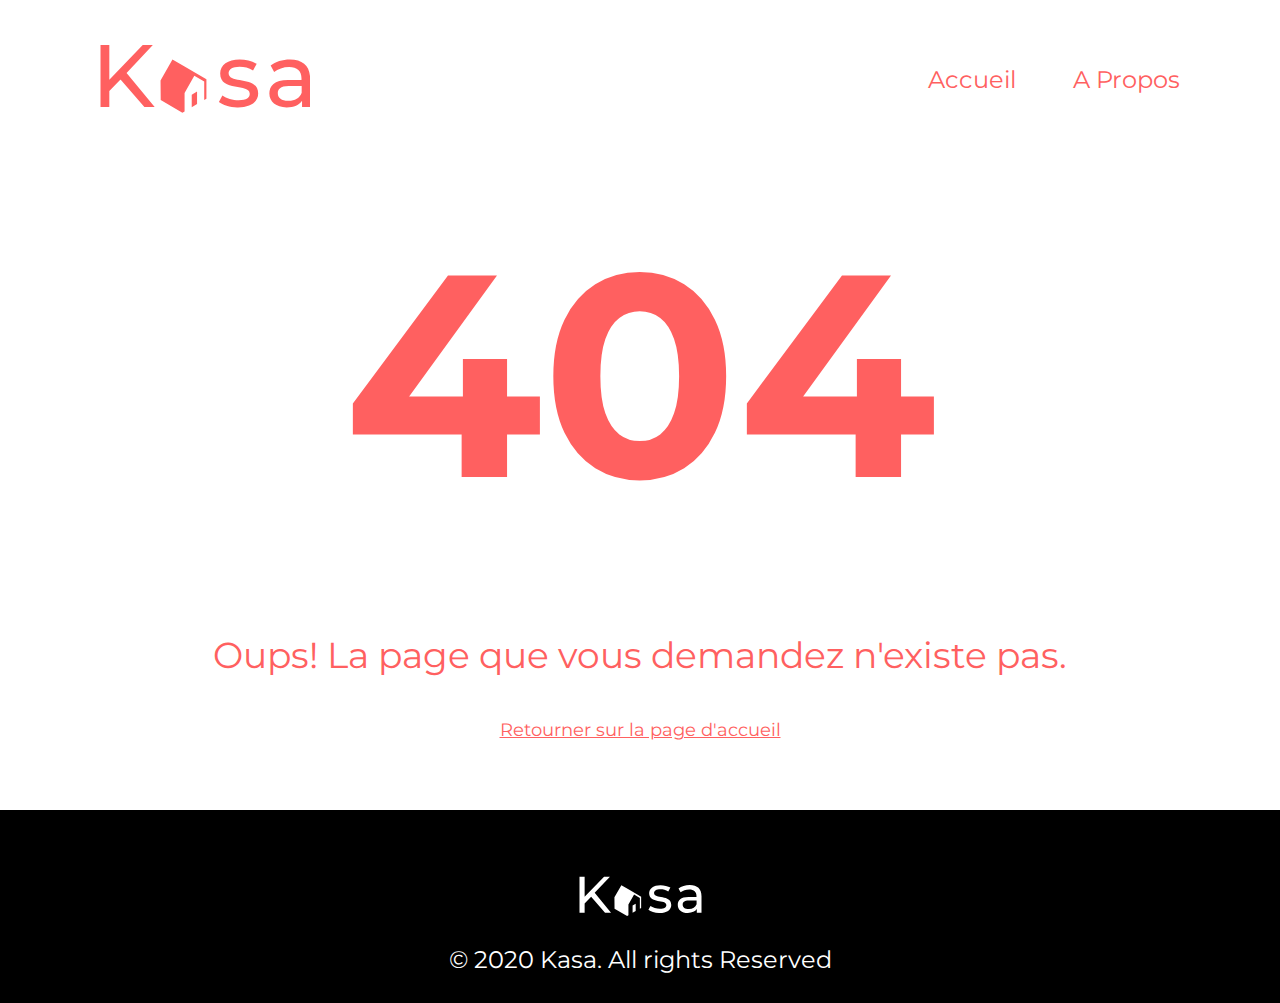
<file: projets/11-kasa/index.html>
<!DOCTYPE html>
<html lang="fr">
  <head>
    <meta charset="UTF-8" />
    <link rel="icon" type="image/svg+xml" href="/projets/11-kasa/favicon.svg" />
    <meta name="viewport" content="width=device-width, initial-scale=1.0" />
    <title>Kasa - location d'appartement</title>
    <script type="module" crossorigin src="/projets/11-kasa/assets/index-7990af15.js"></script>
    <link rel="stylesheet" href="/projets/11-kasa/assets/index-97cb4d91.css">
  </head>

  <body>
    <div id="root"></div>
    
  </body>
</html>
</file>
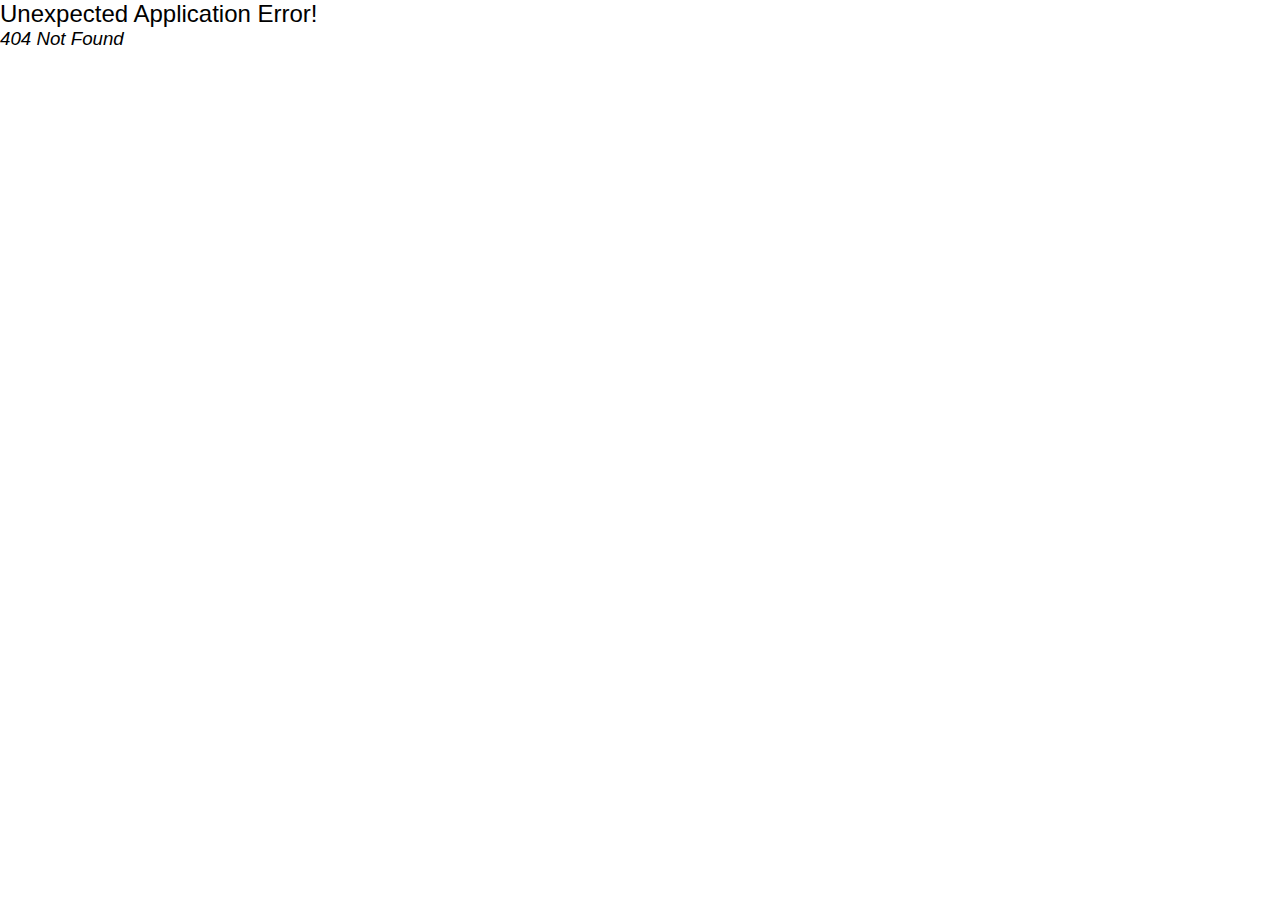
<file: projets/12-sportsee/index.html>
<!DOCTYPE html>
<html lang="fr">
  <head>
    <meta charset="UTF-8" />
    <link rel="icon" type="image/svg+xml" href="/projets/12-sportsee/favicon.svg" />
    <meta name="viewport" content="width=device-width, initial-scale=1.0" />
    <title>SportSee</title>
    <script type="module" crossorigin src="/projets/12-sportsee/assets/index-fffdf586.js"></script>
    <link rel="stylesheet" href="/projets/12-sportsee/assets/index-be3897c9.css">
  </head>
  <body>
    <div id="root"></div>
    
  </body>
</html>
</file>
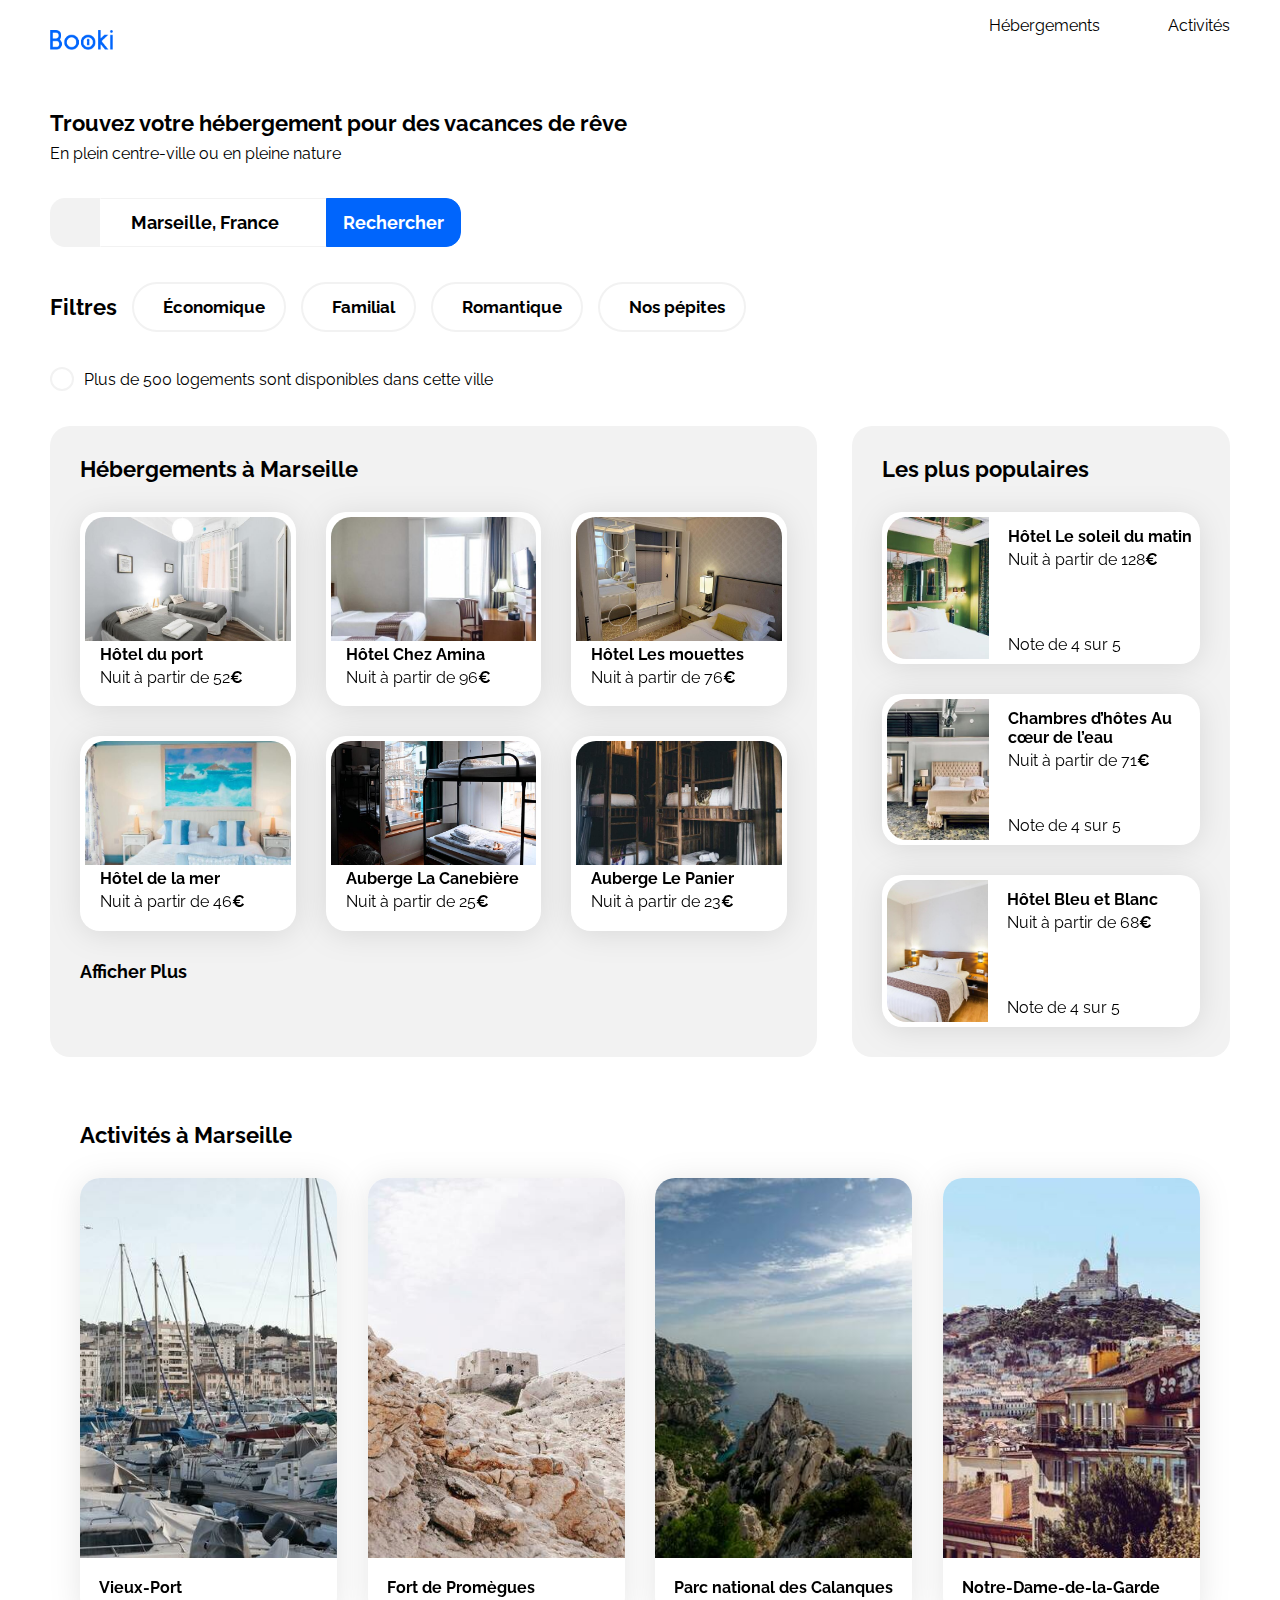
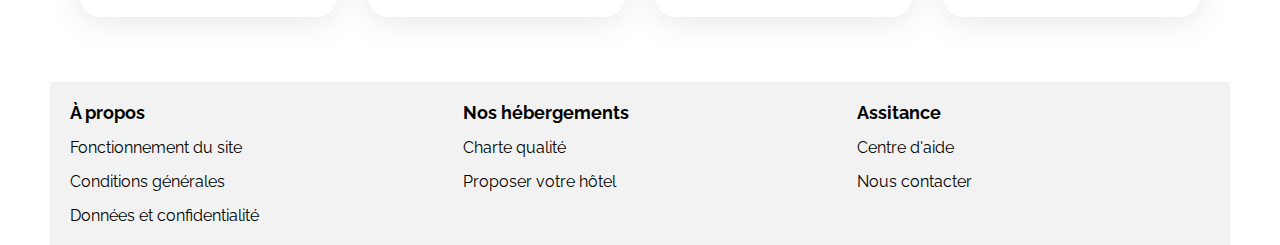
<file: projets/2-booki/index.html>
<!DOCTYPE html>
<html lang="fr">

<head>
    <meta charset="UTF-8">
    <meta name="viewport" content="width=device-width, initial-scale=1.0">
    <title>Booki</title>
    <link rel="preconnect" href="https://fonts.googleapis.com">
    <link rel="preconnect" href="https://fonts.gstatic.com" crossorigin>
    <link href="https://fonts.googleapis.com/css2?family=Raleway:wght@400;500;700&display=swap" rel="stylesheet">
    <link rel="stylesheet" 
        href="https://cdnjs.cloudflare.com/ajax/libs/font-awesome/6.2.1/css/all.min.css"
        integrity="sha512-MV7K8+y+gLIBoVD59lQIYicR65iaqukzvf/nwasF0nqhPay5w/9lJmVM2hMDcnK1OnMGCdVK+iQrJ7lzPJQd1w=="
        crossorigin="anonymous" referrerpolicy="no-referrer">
    <link rel="stylesheet" href="./css/style.css">
</head>

<body>
    <div class="main-container">

        <header class="header-container">
            <div class="header-logo"><img src="./images/logo/Booki.png" alt="logo booki" class="logo-img"></div>
            <nav class="nav-container">
                    <ul class="nav-menu">
                        <li><a class="nav-menu-link" href="#Hebergements">Hébergements</a></li>
                        <li><a class="nav-menu-link" href="#Activites">Activités</a></li>
                    </ul>
            </nav>
        </header>

        <main class="main-section">
            
            <div class="header-search">
                <section class="search-title">
                    <h2 class="section-title">Trouvez votre hébergement pour des vacances de rêve</h2>
                    <p class="section-p">En plein centre-ville ou en pleine nature</p>
                </section>
                
                <form action="/" method="post" class="form">
                    <div class="search-form">
                        <div class="search-container-icon">
                            <i class="fa-solid fa-location-dot search-icon"></i>
                        </div>
                        <div class="search-input-container">
                            <label for="hebergements-search"></label>
                            <input 
                                type="search" 
                                name="hebergements-search" 
                                id="hebergements-search"
                                value="Marseille, France"
                                placeholder="Entrer un lieux"
                                class="search-input">
                        </div>
                        <button type="submit" class="search-button search-button-desktop">
                            Rechercher
                        </button>
                        <button type="submit" class="search-button search-button-mobile">
                            <i class="fa-solid fa-magnifying-glass search-button-icon"></i>
                        </button>
                    </div>
                </form>

                <section class="search-filter">
                    <h2 class="section-title">Filtres</h2>
                    <div class="filter-container">
                        <button type="button" class="filter-button">
                            <i class="fa-solid fa-money-bill-wave filter-button-icon"></i>
                            <span class="filter-button-title">Économique</span>
                        </button>
                        <button type="button" class="filter-button">
                            <i class="fa-solid fa-person filter-button-icon"></i>
                            <span class="filter-button-title">Familial</span>
                        </button>
                        <button type="button" class="filter-button">
                            <i class="fa-solid fa-heart filter-button-icon"></i>
                            <span class="filter-button-title">Romantique</span>
                        </button>
                        <button type="button" class="filter-button">
                            <i class="fa-solid fa-fire filter-button-icon"></i>
                            <span class="filter-button-title">Nos pépites</span>
                        </button>
                    </div>
                </section>

                <div class="search-info">
                    <div class="info-container-icon">
                        <i class="fa-xs fa-solid fa-info info-icon"></i>
                    </div>
                    <p class="info-message">Plus de 500 logements sont disponibles dans cette ville</p>
                </div>
            </div>

            <div id="hebergements" class="hebergements-and-populaires">

                <section class="hebergements display-section">
                    <h2 class="section-title">Hébergements à Marseille</h2>
                    <div class="hebergements-cards section-cards">
                        <a href="#" class="card-click">
                            <article class="card">
                                <img src="./images/hebergements/fred-kleber.jpg" alt="Image de la chambre d'hôtel montrant deux lits simple">
                                <div class="card-content">
                                    <h3 class="card-title">Hôtel du port</h3>
                                    <p class="card-subtitle">Nuit à partir de 52<span class="euro">€</span></p>
                                    <div class="card-rating">
                                        <i class="fa-xs fa-solid fa-star" aria-hidden="true"></i>
                                        <i class="fa-xs fa-solid fa-star" aria-hidden="true"></i>
                                        <i class="fa-xs fa-solid fa-star" aria-hidden="true"></i>
                                        <i class="fa-xs fa-solid fa-star" aria-hidden="true"></i>
                                        <i class="fa-xs fa-solid fa-star neutral-star" aria-hidden="true"></i>
                                    </div>
                                </div>
                            </article>
                        </a>
                        <a href="#" class="card-click">
                        <article class="card">
                            <img src="./images/hebergements/febrian-zakaria.jpg" alt="Image de la chambre d'hôtel montrant deux lits simple">
                            <div class="card-content">
                                <h3 class="card-title">Hôtel Chez Amina</h3>
                                <p class="card-subtitle">Nuit à partir de 96<span class="euro">€</span></p>
                                <div class="card-rating">
                                    <i class="fa-xs fa-solid fa-star" aria-hidden="true"></i>
                                    <i class="fa-xs fa-solid fa-star" aria-hidden="true"></i>
                                    <i class="fa-xs fa-solid fa-star" aria-hidden="true"></i>
                                    <i class="fa-xs fa-solid fa-star" aria-hidden="true"></i>
                                    <i class="fa-xs fa-solid fa-star neutral-star" aria-hidden="true"></i>
                                </div>
                            </div>
                        </article>
                        </a>
                        <a href="#" class="card-click">
                        <article class="card">
                            <img src="./images/hebergements/reisetopia.jpg" alt="Image de la chambre d'hôtel montrant deux lits simple">
                            <div class="card-content">
                                <h3 class="card-title">Hôtel Les mouettes</h3>
                                <p class="card-subtitle">Nuit à partir de 76<span class="euro">€</span></p>
                                <div class="card-rating">
                                    <i class="fa-xs fa-solid fa-star" aria-hidden="true"></i>
                                    <i class="fa-xs fa-solid fa-star" aria-hidden="true"></i>
                                    <i class="fa-xs fa-solid fa-star" aria-hidden="true"></i>
                                    <i class="fa-xs fa-solid fa-star" aria-hidden="true"></i>
                                    <i class="fa-xs fa-solid fa-star neutral-star" aria-hidden="true"></i>
                                </div>
                            </div>
                        </article>
                        </a>
                        <a href="#" class="card-click">
                        <article class="card">
                            <img src="./images/hebergements/annie-spratt.jpg" alt="Image de la chambre d'hôtel montrant un lit double">
                            <div class="card-content">
                                <h3 class="card-title">Hôtel de la mer</h3>
                                <p class="card-subtitle">Nuit à partir de 46<span class="euro">€</span></p>
                                <div class="card-rating">
                                    <i class="fa-xs fa-solid fa-star" aria-hidden="true"></i>
                                    <i class="fa-xs fa-solid fa-star" aria-hidden="true"></i>
                                    <i class="fa-xs fa-solid fa-star" aria-hidden="true"></i>
                                    <i class="fa-xs fa-solid fa-star" aria-hidden="true"></i>
                                    <i class="fa-xs fa-solid fa-star neutral-star" aria-hidden="true"></i>
                                </div>
                            </div>
                        </article>
                        </a>
                        <a href="#" class="card-click">
                        <article class="card">
                            <img src="./images/hebergements/marcus-loke.jpg" alt="Image montrant un lit dans une auberge">
                            <div class="card-content">
                                <h3 class="card-title">Auberge La Canebière</h3>
                                <p class="card-subtitle">Nuit à partir de 25<span class="euro">€</span></p>
                                <div class="card-rating">
                                    <i class="fa-xs fa-solid fa-star" aria-hidden="true"></i>
                                    <i class="fa-xs fa-solid fa-star" aria-hidden="true"></i>
                                    <i class="fa-xs fa-solid fa-star" aria-hidden="true"></i>
                                    <i class="fa-xs fa-solid fa-star" aria-hidden="true"></i>
                                    <i class="fa-xs fa-solid fa-star neutral-star" aria-hidden="true"></i>
                                </div>
                            </div>
                        </article>
                        </a>
                        <a href="#" class="card-click">
                        <article class="card">
                            <img src="./images/hebergements/nicate-lee.jpg" alt="Image montrant un lit dans une auberge">
                            <div class="card-content">
                                <h3 class="card-title">Auberge Le Panier</h3>
                                <p class="card-subtitle">Nuit à partir de 23<span class="euro">€</span></p>
                                <div class="card-rating">
                                    <i class="fa-xs fa-solid fa-star" aria-hidden="true"></i>
                                    <i class="fa-xs fa-solid fa-star" aria-hidden="true"></i>
                                    <i class="fa-xs fa-solid fa-star" aria-hidden="true"></i>
                                    <i class="fa-xs fa-solid fa-star" aria-hidden="true"></i>
                                    <i class="fa-xs fa-solid fa-star neutral-star" aria-hidden="true"></i>
                                </div>
                            </div>
                        </article>
                        </a>
                    </div>
                    <a class="section-p2" href="#">Afficher Plus</a>
                </section>

                <section class="populaires display-section">
                    <div class="populaires-title">
                        <h2 class="section-title">Les plus populaires</h2>
                        <i class="fa-solid fa-chart-line" aria-hidden="true"></i>
                    </div>
                    <div class="populaires-cards section-cards">
                        <a href="#" class="card-click">
                        <article class="card">
                            <img src="./images/hebergements/emile-guillemot.jpg" alt="Image de la chambre d'hôtel montrant un lit double">
                            <div class="card-content">
                                <div class="card-txt">
                                    <h3 class="card-title">Hôtel Le soleil du matin</h3>
                                    <p class="card-subtitle">Nuit à partir de 128<span class="euro">€</span></p>
                                </div>
                                <div class="card-rating">
                                    <i class="fa-xs fa-solid fa-star" aria-hidden="true"></i>
                                    <i class="fa-xs fa-solid fa-star" aria-hidden="true"></i>
                                    <i class="fa-xs fa-solid fa-star" aria-hidden="true"></i>
                                    <i class="fa-xs fa-solid fa-star" aria-hidden="true"></i>
                                    <i class="fa-xs fa-solid fa-star neutral-star" aria-hidden="true"></i>
                                    <span class="sr-only">Note de 4 sur 5</span>
                                </div>
                            </div>
                        </article>
                        </a>
                        <a href="#" class="card-click">
                        <article class="card">
                            <img src="./images/hebergements/aw-creative.jpg" alt="Image de la chambre d'hôtel montrant un lit double">
                            <div class="card-content">
                                <div class="card-txt">
                                    <h3 class="card-title">Chambres d’hôtes Au cœur de l’eau</h3>
                                    <p class="card-subtitle">Nuit à partir de 71<span class="euro">€</span></p>
                                </div>
                                <div class="card-rating">
                                    <i class="fa-xs fa-solid fa-star" aria-hidden="true"></i>
                                    <i class="fa-xs fa-solid fa-star" aria-hidden="true"></i>
                                    <i class="fa-xs fa-solid fa-star" aria-hidden="true"></i>
                                    <i class="fa-xs fa-solid fa-star" aria-hidden="true"></i>
                                    <i class="fa-xs fa-solid fa-star neutral-star" aria-hidden="true"></i>
                                    <span class="sr-only">Note de 4 sur 5</span>
                                </div>
                            </div>
                        </article>
                        </a>
                        <a href="#" class="card-click">
                        <article class="card">
                            <img src="./images/hebergements/febrian-zakaria2.jpg" alt="Image de la chambre d'hôtel montrant un lit double">
                            <div class="card-content">
                                <div class="card-txt">
                                    <h3 class="card-title">Hôtel Bleu et Blanc</h3>
                                    <p class="card-subtitle">Nuit à partir de 68<span class="euro">€</span></p>
                                </div>
                                <div class="card-rating">
                                    <i class="fa-xs fa-solid fa-star" aria-hidden="true"></i>
                                    <i class="fa-xs fa-solid fa-star" aria-hidden="true"></i>
                                    <i class="fa-xs fa-solid fa-star" aria-hidden="true"></i>
                                    <i class="fa-xs fa-solid fa-star" aria-hidden="true"></i>
                                    <i class="fa-xs fa-solid fa-star neutral-star" aria-hidden="true"></i>
                                    <span class="sr-only">Note de 4 sur 5</span>
                                </div>
                            </div>
                        </article>
                        </a>
                    </div>
                </section>
            </div>

            <div id="Activites" class="actvites display-section">
                <h2 class="section-title">Activités à Marseille</h2>
                <div class="section-cards card-section-activites">
                    <a href="#" class="card-click">
                        <article class="card card-activites">
                            <img  class="card-img-activites" src="./images/activites/reno-laithienne.jpg" alt="Image du Vieux-Port de Marseille">
                            <h3 class="card-title card-title-activites">Vieux-Port</h3>
                        </article>
                    </a>
                    <a href="#" class="card-click">
                        <article class="card card-activites">
                            <img  class="card-img-activites" src="./images/activites/paul-hermann.jpg" alt="Image du Fort de Promègues de Marseille">
                            <h3 class="card-title card-title-activites">Fort de Promègues</h3>
                        </article>
                    </a>
                    <a href="#" class="card-click">
                        <article class="card card-activites">
                            <img  class="card-img-activites" src="./images/activites/kilyan-sockalingum.jpg" alt="Image du Parc national des Calanques de Marseille">
                            <h3 class="card-title card-title-activites">Parc national des Calanques</h3>
                        </article>
                    </a>
                    <a href="#" class="card-click">
                        <article class="card card-activites">
                            <img  class="card-img-activites" src="./images/activites/florian-wehde.jpg" alt="Image de Notre-Dame-de-la-Garde de Marseille">
                            <h3 class="card-title card-title-activites">Notre-Dame-de-la-Garde</h3>
                        </article>
                    </a>
                </div>
            </div>
        </main>
        <footer class="footer-container">
            <section class="footer-section footer-a_propos">
                <h2 class="section-p2">À propos</h2>
                    <ul class="footer-menu footer-a_propos__section">
                        <li><a class="footer-menu-link" href="#">Fonctionnement du site</a></li>
                        <li><a class="footer-menu-link" href="#">Conditions générales</a></li>
                        <li><a class="footer-menu-link" href="#">Données et confidentialité</a></li>
                    </ul>
            </section>
            <section class="footer-section footer-nos_hebergements">
                <h2 class="section-p2">Nos hébergements</h2>
                    <ul class="footer-menu footer-nos_hebergements__section">
                        <li><a class="footer-menu-link" href="#">Charte qualité</a></li>
                        <li><a class="footer-menu-link" href="#">Proposer votre hôtel</a></li>
                    </ul>
            </section>
            <section class="footer-section footer-assistance">
                <h2 class="section-p2">Assitance</h2>
                    <ul class="footer-menu footer-assistance__section">
                        <li><a class="footer-menu-link" href="#">Centre d'aide</a></li>
                        <li><a class="footer-menu-link" href="#">Nous contacter</a></li>
                    </ul>
            </section>
        </footer>
    </div>
</body>

</html>
</file>
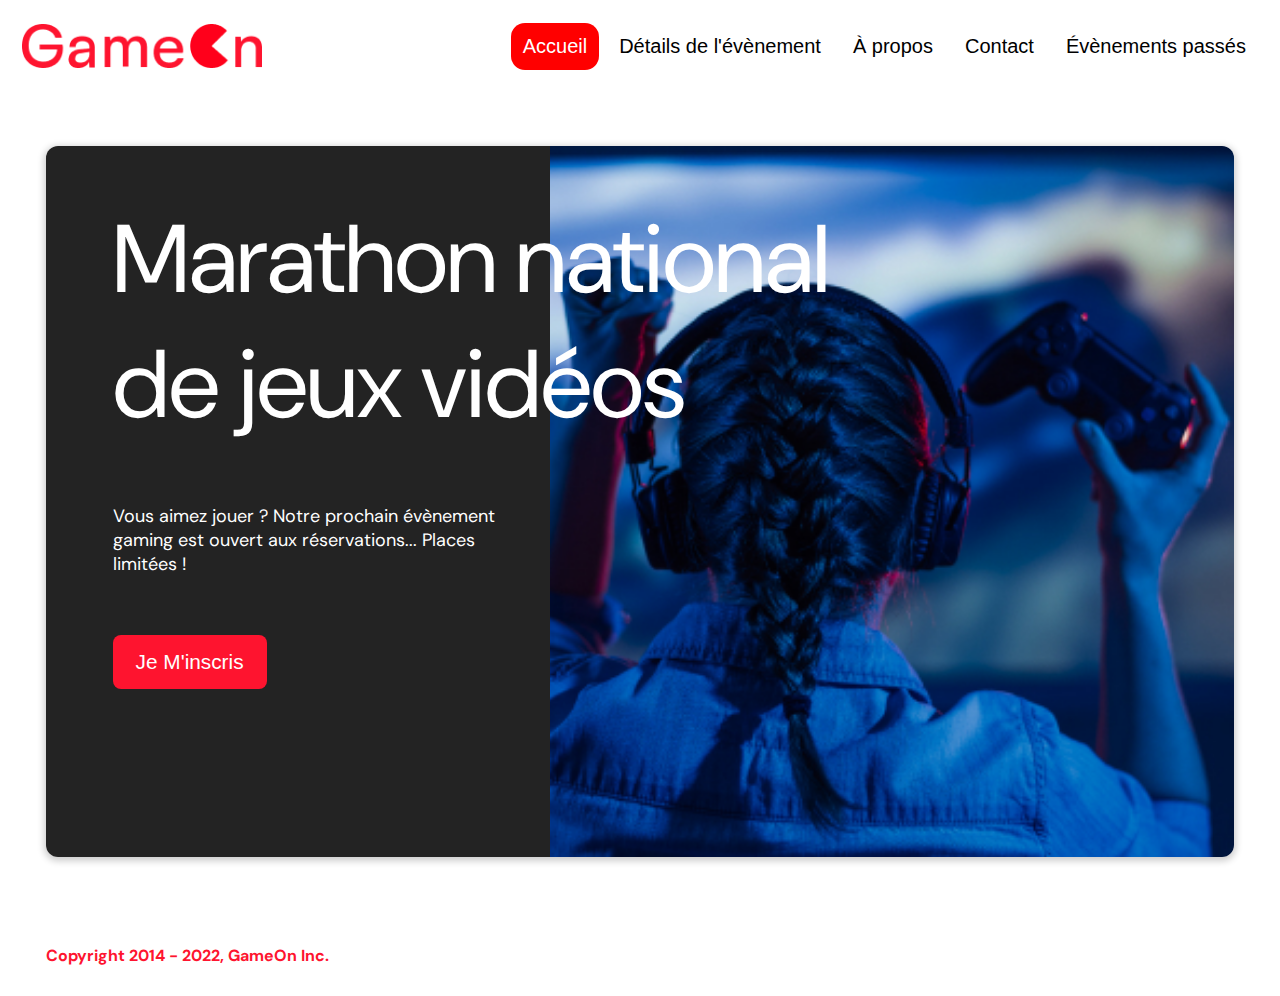
<file: projets/4-gameon/index.html>
<!DOCTYPE html>
<html lang="fr">
  <head>
    <meta charset="utf-8" >
    <title>Reservation</title>
    <meta name="viewport" content="width=device-width, initial-scale=1.0">

    <link rel="stylesheet" href="modal.css">
    <link rel="stylesheet" href="https://cdnjs.cloudflare.com/ajax/libs/font-awesome/4.7.0/css/font-awesome.min.css">
    <link href="https://fonts.googleapis.com/css?family=DM+Sans" rel="stylesheet">
  </head>
  <body>
    <header class="topnav" id="myTopnav">
        <div class="header-logo">
          <img alt="logo" src="Logo.png">
        </div>
        <nav class="navbar">
          <a href="javascript:void(0);" class="icon" onclick="editNav()">
            <i class="fa fa-bars"></i>
          </a>
          <a href="#" class="navbar-link active"><span>Accueil</span></a>
          <a href="#" class="navbar-link"><span>Détails de l'évènement</span></a>
          <a href="#" class="navbar-link"><span>À propos</span></a>
          <a href="#" class="navbar-link"><span>Contact</span></a>
          <a href="#" class="navbar-link"><span>Évènements passés</span></a>
          
        </nav>
    </header>
  
    <main>
      <div class="hero-section">
        <div class="hero-content">
          <h1 class="hero-headline">
            Marathon national
            <br>
            de jeux vidéos
          </h1>
          <p class="hero-text">
            Vous aimez jouer ? Notre prochain évènement gaming est ouvert
            aux réservations... Places limitées !
          </p>
          <button class="btn-signup modal-btn">
            je m'inscris
          </button>
        </div>
        <div class="hero-img">
          <img src="./bg_img.jpg" alt="img" >
        </div>
        <button class="btn-signup modal-btn">
          je m'inscris
        </button>
      </div>

      <div class="bground">
        <div class="content">
          <span class="close close-btn"></span>
          <div class="modal-body">
            <form
              name="reserve"
              action="index.html"
              method="get"
              onsubmit="return validate(event);"
              id="form"
            >
              <div
                class="formData"
                data-error="Veuillez entrer 2 caractères ou plus pour le champ du Prénom."
                
                >
                <label for="first" >Prénom</label><br>
                <input
                  class="text-control"
                  type="text"
                  id="first"
                  name="first"
                  minlength="2"
                  
                ><br>
              </div>
              <div
                class="formData"
                data-error="Veuillez entrer 2 caractères ou plus pour le champ du Nom."
                >
                <label for="last">Nom</label><br>
                <input
                  class="text-control"
                  type="text"
                  id="last"
                  name="last"
                ><br>
              </div>
              <div
                class="formData"
                data-error="L'adresse Email doit être valide."
                >
                <label for="email">E-mail</label><br>
                <input
                  class="text-control"
                  type="email"
                  id="email"
                  name="email"
                ><br>
              </div>
              <div
                class="formData"
                data-error="Vous devez entrer votre date de naissance."
                >
                <label for="birthdate">Date de naissance</label><br>
                <input
                  class="text-control"
                  type="date"
                  id="birthdate"
                  name="birthdate"
                ><br>
              </div>
              <div
                class="formData"
                data-error="Vous devez entrer un nombre."
                >
                <label for="quantity">À combien de tournois GameOn avez-vous déjà participé ?</label><br>
                <input type="number" class="text-control" id="quantity" name="quantity" min="0" max="99">
              </div>
              <p class="text-label">A quel tournoi souhaitez-vous participer cette année ?</p>
              <div
                class="formData"
                data-error="Vous devez choisir une option."
                >
                <input
                  class="checkbox-input"
                  type="radio"
                  id="location1"
                  name="location"
                  value="New York"
                >
                <label class="checkbox-label" for="location1">
                  <span class="checkbox-icon"></span>
                  New York</label
                >
                <input
                  class="checkbox-input"
                  type="radio"
                  id="location2"
                  name="location"
                  value="San Francisco"
                >
                <label class="checkbox-label" for="location2">
                  <span class="checkbox-icon"></span>
                  San Francisco</label
                >
                <input
                  class="checkbox-input"
                  type="radio"
                  id="location3"
                  name="location"
                  value="Seattle"
                >
                <label class="checkbox-label" for="location3">
                  <span class="checkbox-icon"></span>
                  Seattle</label
                >
                <input
                  class="checkbox-input"
                  type="radio"
                  id="location4"
                  name="location"
                  value="Chicago"
                >
                <label class="checkbox-label" for="location4">
                  <span class="checkbox-icon"></span>
                  Chicago</label
                >
                <input
                  class="checkbox-input"
                  type="radio"
                  id="location5"
                  name="location"
                  value="Boston"
                >
                <label class="checkbox-label" for="location5">
                  <span class="checkbox-icon"></span>
                  Boston</label
                >
                <input
                  class="checkbox-input"
                  type="radio"
                  id="location6"
                  name="location"
                  value="Portland"
                >
                <label class="checkbox-label" for="location6">
                  <span class="checkbox-icon"></span>
                  Portland</label
                >
              </div>

              <div
                class="formData"
                data-error="Vous devez vérifier que vous acceptez les termes et conditions"
                >
                <input
                  class="checkbox-input"
                  type="checkbox"
                  name="checkbox1"
                  id="checkbox1">
                <label class="checkbox2-label" for="checkbox1">
                  <span class="checkbox-icon"></span>
                  J'ai lu et accepté les conditions d'utilisation.
                </label>
                <br>
                <input 
                  class="checkbox-input" 
                  type="checkbox" 
                  id="checkbox2"
                  name="checkbox2" >
                <label class="checkbox2-label" for="checkbox2">
                  <span class="checkbox-icon"></span>
                  Je Je souhaite être prévenu des prochains évènements.
                </label>
                <br>
              </div>
              <button
                class="btn-submit button"
                type="submit"
              >C'est parti</button>
            </form>
          </div>
        </div>
      </div>
    </main>
    <footer>
      <p class="copyrights">
        Copyright 2014 - 2022, GameOn Inc.
      </p>
    </footer>
    <script src="modal.js"></script>
  </body>
</html>
</file>
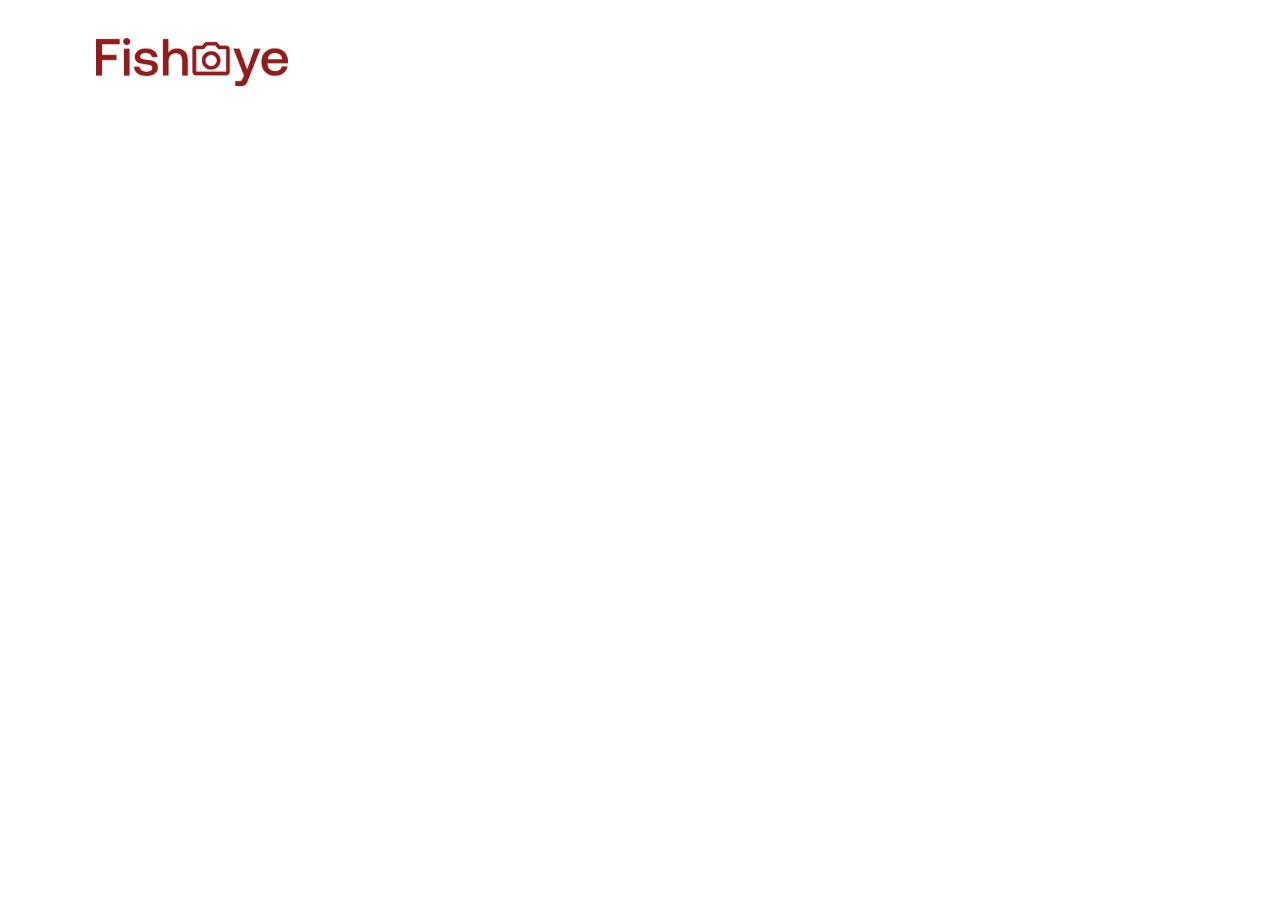
<file: projets/6-fisheye/photographer.html>
<!DOCTYPE html>
<html lang="fr">
  <head>
    <link href="css/style.css" rel="stylesheet" type="text/css" />
    <meta charset="utf-8" />
    <meta name="viewport" content="width=device-width, initial-scale=1.0" />
    <link rel="icon" type="image/png" href="assets/favicon.png" />
    <link rel="preconnect" href="https://fonts.googleapis.com" />
    <link rel="preconnect" href="https://fonts.gstatic.com" crossorigin />
    <link
      href="https://fonts.googleapis.com/css2?family=DM+Sans:opsz,wght@9..40,300;9..40,400;9..40,500;9..40,700&display=swap"
      rel="stylesheet"
    />
    <title>Fisheye - photographe</title>
  </head>
  <body>
    <div class="body-container">
      <header class="main-header">
        <a href="./index.html" aria-label="Navigation to homepage" tabindex="0">
          <img
            src="assets/images/logo.png"
            class="logo"
            alt="Fisheye Home page"
          />
        </a>
      </header>
      <main id="main" aria-hidden="false"></main>
    </div>

    <script src="./scripts/api/Api.js"></script>
    <script src="./scripts/factories/PhotographersFactory.js"></script>
    <script src="./scripts//factories/MediaFactory.js"></script>
    <script src="./scripts/models/PhotographerProfil.js"></script>
    <script src="./scripts/models/PhotographerMedia.js"></script>
    <script src="./scripts/db/PhotographerData.js"></script>
    <script src="./scripts/templates/PhotographerHeader.js"></script>
    <script src="./scripts/templates/PhotographerMediaCard.js"></script>
    <script src="./scripts/templates/MediaFilter.js"></script>
    <script src="./scripts/templates/PhotographerInfo.js"></script>
    <script src="./scripts/templates/CreateImageCard.js"></script>
    <script src="./scripts/templates/CreateVideoCard.js"></script>
    <script src="./scripts/utils/contactForm.js"></script>
    <script src="./scripts/templates/SortFilters.js"></script>
    <script src="./scripts/utils/lightbox.js"></script>

    <script src="./scripts/pages/photographer.js"></script>
  </body>
</html>
</file>
<file: projets/11-kasa/assets/index-97cb4d91.css>
@charset "UTF-8";@import"https://fonts.googleapis.com/css2?family=Montserrat:wght@500;700&display=swap";.header-main{width:100%;height:68px;display:flex;align-items:center;justify-content:space-between}.header-logo{display:flex;justify-content:center;align-items:center;width:210.322px;height:68px}@media (max-width: 576px){.header-logo{width:145px;height:46.881px}}.nav-container{max-width:100%;display:flex}.navMain{display:flex;align-items:center;gap:3.56rem}@media (max-width: 576px){.navMain{gap:1.62rem}}.navMain__element{display:flex;color:#ff6060}.navMain__element .active{text-decoration:underline}.footer{width:100%;background-color:#000;display:flex;flex-direction:column;gap:1.78rem;align-items:center;color:#fff;padding:66px 0 29px}@media (max-width: 576px){.footer{padding:66px 0 58px}}.banner{position:relative;overflow:hidden;height:223px;border-radius:25px;display:flex;align-items:center;justify-content:center;background-size:cover;background-position:center;padding:16px}@media (max-width: 576px){.banner{height:111px;border-radius:10px}}.banner__bgDefault{background-color:#c4c4c4}.banner__bg1{background-image:url(/projets/11-kasa/assets/banner-img1-9e3a62e6.jpg)}.banner__bg2{background-image:url(/projets/11-kasa/assets/banner-img2-8284b857.jpg)}.banner__text{position:relative;color:#fff;font-size:48px}@media (max-width: 576px){.banner__text{font-size:24px}}.banner:before{content:"";position:absolute;top:0;right:0;bottom:0;left:0;background-color:#0000004d}.cards-section{background-color:#f6f6f6;border-radius:25px;display:flex;flex-wrap:wrap;justify-content:center;gap:60px;padding:50px}@media (max-width: 576px){.cards-section{background-color:initial;border-radius:initial;padding:0;gap:20px}}.card{cursor:pointer;position:relative;border-radius:10px;overflow:hidden;height:340px;min-width:340px;max-width:100%;flex:1 0 25%}@media (max-width: 576px){.card{height:255px;min-width:100%;max-width:100%;flex:1 0 100%}}.card__link{width:100%;height:100%;display:flex;justify-content:center;align-items:center;background-color:#ff6060}.card__link:before{position:absolute;content:"";top:0;right:0;bottom:0;left:0;background:linear-gradient(180deg,rgba(255,255,255,0) 0%,rgba(0,0,0,.5) 100%)}.card__img{object-fit:cover}.card__title{color:#fff;font-size:18px;padding:20px;position:absolute;content:"";bottom:0;left:0}.main-home{display:flex;flex-direction:column;gap:2.69rem}.main-aboutus{display:flex;flex-direction:column;gap:2.37rem}.dropdown-container{display:flex;flex-direction:column;gap:1.88rem;padding:0 100px}@media (max-width: 576px){.dropdown-container{padding:0}}.dropdown{background-color:#f6f6f6;border-radius:5px;overflow:hidden;display:flex;flex-direction:column;height:min-content;width:100%}.dropdown__title{position:relative;z-index:3;justify-content:space-between;cursor:pointer;width:100%;display:flex;align-items:center;background-color:#ff6060;border-radius:5px;color:#fff;font-size:24px;padding:10px 20px 10px 15px}@media (max-width: 768px){.dropdown__title{font-size:18px}}@media (max-width: 576px){.dropdown__title{padding:10px;font-size:13px}}.dropdown__title--arrow{background-image:url(/projets/11-kasa/assets/arrowTop-icon-9828c3ca.svg);background-repeat:no-repeat;background-position:center;background-size:contain;width:32px;height:32px;display:flex;align-items:center;transition:transform ease-in-out .3s}@media (max-width: 768px){.dropdown__title--arrow{width:24px;height:24px}}@media (max-width: 576px){.dropdown__title--arrow{width:18px;height:18px}}.dropdown__title--arrow.open{transform-origin:center;transform:rotate(-180deg)}.dropdown__title:focus-visible{border:5px solid black}.dropdown__content{z-index:1;position:relative;max-height:0;transform:translateY(-100px);color:#ff6060;transition:opacity .5s ease-in-out,transform .8s ease-in-out,max-height .8s ease-in-out;font-size:18px}@media (max-width: 576px){.dropdown__content{font-size:12px}}.dropdown__content p{margin:20px}.dropdown__content li{margin:10px 20px}.dropdown__content.open{transform:translateY(0);max-height:1000px}.main-errorPage{display:flex;flex-direction:column;text-align:center;min-height:65vh;height:329px;color:#ff6060}.errorPage__title{font-size:288px;font-weight:700;margin:auto}@media (max-width: 768px){.errorPage__title{font-size:150px}}@media (max-width: 576px){.errorPage__title{font-size:96px}}.errorPage__msg{margin:auto}.errorPage__link{text-decoration:underline}.apartment{display:flex;flex-direction:column;gap:1.5rem}@media (max-width: 576px){.apartment{gap:1rem}}.apartment__img{width:100%;height:415px;object-fit:cover;border-radius:25px;background:lightgray}@media (max-width: 576px){.apartment__img{height:255px;border-radius:10px}}.apartment__header{display:flex;justify-content:space-between;gap:1rem}@media (max-width: 576px){.apartment__header{flex-direction:column;gap:1rem}}.apartment__announce{display:flex;flex-direction:column;color:#ff6060}.apartment__tags{display:flex;flex-wrap:wrap;margin-top:1.25rem;gap:.62rem}.apartment__tag{background-color:#ff6060;color:#fff;border-radius:10px;padding:4px 40px}@media (max-width: 576px){.apartment__tag{border-radius:5px}}.apartment__profil{display:flex;flex-direction:column}@media (max-width: 576px){.apartment__profil{flex-direction:row-reverse;justify-content:space-between;align-items:center}}.apartment__user{display:flex;gap:.6rem;justify-content:flex-end;align-items:center}.apartment__name{color:#ff6060;text-align:end;text-wrap:wrap;width:min-content}.apartment__imgProfil{width:64px;height:64px;border-radius:500px}@media (max-width: 576px){.apartment__imgProfil{width:32px;height:32px}}.apartment__dropdowns{display:flex;gap:4.75rem}@media (max-width: 768px){.apartment__dropdowns{gap:3rem}}@media (max-width: 576px){.apartment__dropdowns{flex-direction:column;gap:1.25rem}}.apartment__rates{display:flex}.apartment__star{width:36px;height:36px;display:flex;align-items:center;justify-content:center}@media (max-width: 576px){.apartment__star{width:18px;height:18px}}.apartment__star--active svg{fill:#ff6060;width:70%;height:70%}.apartment__star--disable svg{fill:#c4c4c4;width:70%;height:70%}*{scroll-behavior:smooth;box-sizing:border-box}*:active,*:focus{-webkit-tap-highlight-color:transparent}html{font-size:100%}@media (max-width: 576px){html{font-size:50%}}body{width:100%;margin:0;font-family:Montserrat,sans-serif!important;background-color:#fff}h1,h2,h3,h4,h5,h6,p{margin:0;font-weight:400}h1,h2,h3,.font-strong{font-family:Montserrat,sans-serif!important}ul,ol{padding:0;margin:0}li{list-style:none}a{text-decoration:none;color:currentColor}button{border:none;outline:none;padding:0;background-color:transparent}svg{max-width:100%;max-height:100%;object-fit:cover}figure{margin:0}.sr-only{border:0;clip:rect(0 0 0 0);height:1px;margin:-1px;overflow:hidden;padding:0;position:absolute;width:1px}.body-container{display:flex;flex-direction:column;gap:2.69rem;width:100%;box-sizing:border-box;min-height:90vh;padding:45px 100px 50px}@media (max-width: 576px){.body-container{padding:20px}}input[type=search]::-ms-clear{display:none;width:0;height:0}input[type=search]::-ms-reveal{display:none;width:0;height:0}input[type=search]::-webkit-search-decoration,input[type=search]::-webkit-search-cancel-button,input[type=search]::-webkit-search-results-button,input[type=search]::-webkit-search-results-decoration{display:none}.fontSize-title{font-size:36px}@media (max-width: 576px){.fontSize-title{font-size:18px}}.fontSize-subtitle{font-size:24px}@media (max-width: 576px){.fontSize-subtitle{font-size:12px}}.fontSize-paragraph{font-size:18px}@media (max-width: 576px){.fontSize-paragraph{font-size:14px}}.fontSize-paragraph2{font-size:18px}@media (max-width: 576px){.fontSize-paragraph2{font-size:12px}}.carousel{width:100%;height:auto;position:relative}.carousel__btn{cursor:pointer;display:flex;position:absolute;background-position:center;background-size:contain;background-repeat:no-repeat;width:46px;height:100%;margin:0 1.46rem}@media (max-width: 576px){.carousel__btn{width:24px}}.carousel__btn--prev{left:0;background-image:url(/projets/11-kasa/assets/arrowLeft-icon-5c68621d.svg)}.carousel__btn--next{position:absolute;right:0;background-image:url(/projets/11-kasa/assets/arrowRight-icon-8d91534d.svg)}.carousel__index{position:absolute;bottom:0;width:100%;margin-bottom:1.56rem;display:flex;justify-content:center;color:#fff;font-size:18px}@media (max-width: 576px){.carousel__index{display:none}}
</file>
<file: projets/12-sportsee/assets/index-be3897c9.css>
@charset "UTF-8";@import"https://fonts.googleapis.com/css2?family=Roboto:wght@400;500;700&display=swap";.header-main{background-color:#020203;padding:1.19rem 1.81rem;box-shadow:0 4px 4px #00000040;display:flex;gap:9.31rem}.header-logo{color:#ff0101;display:flex;align-items:center;gap:.66rem}.header-logo svg{width:57.2px;height:57.7px}@media (max-width: 576px){.header-logo svg{width:30.2px;height:30.7px}}.nav-main{color:#fff;width:100%;display:flex;align-items:center}.nav-main__element.active{color:#ff0101;text-decoration:underline}@media (max-width: 992px){.nav-main__element{display:none}.nav-main__element:nth-child(1){display:block}}.nav-main__list{width:100%;display:flex;justify-content:space-between;flex-wrap:wrap;gap:1rem}@media (max-width: 992px){.nav-main__list{justify-content:end}}.home__main-container{min-height:90vh;display:flex;flex-direction:column;padding:60px 50px 90px}@media (max-width: 768px){.home__main-container{padding:32px 16px}}.home__title span{color:#ff0101}.home__list{margin-top:48px;display:flex;flex-direction:row;gap:32px}.home__element{background-color:#fbfbfb;border-radius:15px;padding:32px 24px;font-weight:700}.home__element:hover{color:#ff0101}.home__footer{background-color:#020203;display:flex;justify-content:center;padding:32px 0;color:#fff}.profil__main-container{height:100%;display:flex}@media (max-width: 768px){.profil__main-container{flex-direction:column-reverse}}.profil__container{display:flex;flex-direction:column;min-height:100%;width:100%;padding:60px 60px 90px;gap:70px}@media (max-width: 768px){.profil__container{padding:32px 16px}}.profil__header--title{color:#000}.profil__header--title span{color:#ff0101}.profil__content{width:100%;height:100%;display:flex;flex-direction:row;justify-content:space-between;gap:32px}@media (max-width: 1200px){.profil__content{flex-direction:column-reverse}}.profil__charts{flex:4;height:100%;display:flex;flex-direction:column;gap:28px}@media (max-width: 1200px){.profil__charts{width:100%}}.profil__charts--squares{width:100%;height:300px;display:flex;gap:32px}@media (max-width: 992px){.profil__charts--squares{flex-direction:column-reverse;height:1000px}}.profil__charts--element{width:100%;height:100%}.profil__indicators{flex:1;display:flex;flex-direction:column;justify-content:space-between}@media (max-width: 1200px){.profil__indicators{width:100%;flex-direction:row;flex-wrap:wrap;gap:16px 24px}}.profil__indicator{background-color:#fbfbfb;border-radius:5px;box-shadow:0 2px 4px #00000005;padding:32px;display:flex;gap:24px;align-items:center}@media (max-width: 1200px){.profil__indicator{padding:16px;flex:1 0 20%;gap:16px}}@media (max-width: 992px){.profil__indicator{flex:1 0 40%}}.profil__indicator svg{flex:1;width:60px;max-width:100%}.profil__indicator--p{flex:2;overflow:hidden;white-space:nowrap;text-overflow:ellipsis;color:#74798c;font-weight:500}.profil__indicator--span{color:#282d30;font-weight:700}.navSecond{min-width:90px;background-color:#020203;max-height:100%;display:flex;flex-direction:column;align-items:center;justify-content:center;padding:0 24px 3.69rem;position:relative}@media (max-width: 768px){.navSecond{padding:1.5rem 1rem;flex-direction:row;justify-content:space-between;height:min-content}}.nav-second{margin:auto}@media (max-width: 768px){.nav-second{margin:0}}.nav-second__list{display:flex;flex-direction:column;gap:1.25rem}@media (max-width: 768px){.nav-second__list{flex-direction:row}}.nav-second__list svg{width:100%;height:100%}.copyright{color:#fff;font-size:12px;margin-top:auto;writing-mode:vertical-rl;transform:scale(-1)}@media (max-width: 768px){.copyright{margin:0;transform:none;writing-mode:unset}}.chartActivity{width:100%;height:320px;border-radius:5px;background:#fbfbfb;padding:1.5rem 2.69rem;box-shadow:0 2px 4px #00000005;position:relative}@media (max-width: 576px){.chartActivity{padding:1rem .5rem}}.chartActivity__title{position:absolute;top:0;left:0;color:#20253a;font-size:15px;font-weight:700;margin:34px 20px}@media (max-width: 576px){.chartActivity__title{display:none}}.chartSessions{flex:1 0 25%;min-width:180px;max-width:100%;height:100%;border-radius:5px;background:#f00;box-shadow:0 2px 4px #00000005}.chartPerformance{flex:1 0 25%;min-width:180px;max-width:100%;height:100%;border-radius:5px;background:#282d30;box-shadow:0 2px 4px #00000005}*{scroll-behavior:smooth;box-sizing:border-box}*:active,*:focus{-webkit-tap-highlight-color:transparent}html{font-size:100%}@media (max-width: 768px){html{font-size:70%}}@media (max-width: 576px){html{font-size:50%}}body{margin:0;font-family:Montserrat,sans-serif!important;background-color:#fff}h1,h2,h3,h4,h5,h6,p{margin:0;font-weight:400}h1,h2,h3,.font-strong{font-family:Montserrat,sans-serif!important}ul,ol{padding:0;margin:0}li{list-style:none}a{text-decoration:none;color:currentColor}button{border:none;outline:none;padding:0;background-color:transparent}figure{margin:0}.sr-only{border:0;clip:rect(0 0 0 0);height:1px;margin:-1px;overflow:hidden;padding:0;position:absolute;width:1px}.body-container{display:flex;flex-direction:column;width:100%;height:100%;box-sizing:border-box}input[type=search]::-ms-clear{display:none;width:0;height:0}input[type=search]::-ms-reveal{display:none;width:0;height:0}input[type=search]::-webkit-search-decoration,input[type=search]::-webkit-search-cancel-button,input[type=search]::-webkit-search-results-button,input[type=search]::-webkit-search-results-decoration{display:none}.fontSize-title{font-family:Roboto,sans-serif;font-size:48px;font-weight:500}@media (max-width: 576px){.fontSize-title{font-size:24px}}.fontSize-subtitle{font-family:Roboto,sans-serif;font-size:24px;font-weight:500}@media (max-width: 576px){.fontSize-subtitle{font-size:12px}}.fontSize-paragraph{font-family:Roboto,sans-serif;font-size:20px}@media (max-width: 1200px){.fontSize-paragraph{font-size:16px}}@media (max-width: 576px){.fontSize-paragraph{font-size:14px}}.fontSize-paragraph2{font-family:Roboto,sans-serif;font-size:18px}@media (max-width: 576px){.fontSize-paragraph2{font-size:12px}}.fontSize-paragraph3{font-family:Roboto,sans-serif;font-size:14px}@media (max-width: 1200px){.fontSize-paragraph3{font-size:12px}}@media (max-width: 576px){.fontSize-paragraph3{font-size:10px}}.chartScore{flex:1 0 25%;min-width:180px;max-width:100%;height:100%;border-radius:5px;background:#fbfbfb;box-shadow:0 2px 4px #00000005;position:relative}.chartScore__title{position:absolute;top:0;left:0;color:#20253a;font-size:12px;font-weight:700;margin:24px 30px}
</file>
<file: projets/2-booki/css/style.css>
/****** General ***********/
* {
    font-family: 'Raleway', sans-serif;
    font-size: var(--global-size);
    scroll-behavior: smooth;
    box-sizing: border-box;
}

:root {
    --main-color: #0065FC;
    --main-bg-color: #F2F2F2;
    --filter-bg-color: #DEEBFF;
    --global-size: 100%;
    --font-size-title: 1.375rem;
    --font-size-body: 1rem; 
    --font-size-search-input: 1.125rem;
    

    /* Tableau de coresspondance "rem" -> "px"
    Pour 100% :
    0.25rem; //4px
    0.5rem; //8px
    0.75rem; //12px
    0.875; //14px
    1rem; //16px
    1.0625rem //17px
    1.125rem //18px
    1.25rem; //20px
    1.375rem //22px
    1.5rem; //24px
    2rem; //32px
    3rem; //48px
    4rem; //64px
    5rem; //80px
    */
}

.fa-solid {
    color: var(--main-color);
}


body {
    display: flex;
    justify-content: center;
    margin: 0;
}

h1, h2, h3, h4, p {
    margin: 0;
}

a {
    text-decoration: none;
    color: currentColor;
}

.main-container {
    width: 100%;
    max-width: 1440px;
    padding: 0 50px;
    box-sizing: border-box;
}


/***** Header *****/

.header-container {
    height: 5rem;
    display: flex;
    align-items: center;
    justify-content: space-between;


}
.header-logo {
    display: flex;
    align-items: center;
    justify-content: center;
    padding: 1.88rem 3.13rem 1.88rem 0;
    width: auto; 
    height: 100%;
    box-sizing: border-box; 
}

.logo-img {
    height: 100%;
    width: auto;
}

.nav-container {
    height: 100%;
}


.nav-menu {
    display: flex;
    list-style-type: none;
    margin: 0; /*Enlève la marge de ul*/
    padding-left: 0; /*Enlève le margin de l'icon ul*/
    gap: 4.25rem;
    
}

.nav-menu-link {
    text-decoration: none;
    padding-top: 0.88rem;
    color: #000000;
    display: flex;
    border-top: transparent 0.125rem solid;

}
.nav-menu-link:hover {
    color: var(--main-color);
    border-top: var(--main-color) 0.125rem solid;
}

/***** Main ******/

.main-section {
    display: flex;
    flex-direction: column;
    gap: 2.19rem;

}

.section-title {
    margin: 0;
    font-size: var(--font-size-title);
}

.section-p {
    font-size: var(--font-size-body);
    margin: 0;
}

.section-p2 {
    font-size: var(--font-size-search-input);
    font-weight: 700;
}

.card {
    background-color: white;
    border-radius: 20px;
    padding: 5px;
    filter: drop-shadow(0px 3px 15px rgba(0, 0, 0, 0.1));
}

.card img {
    object-fit: cover;
}

.card-title {
    font-size: 1rem;
}

.card-click {
    text-decoration: none;
    color: currentColor;
    display:contents;
}

.euro {
    font-weight: 700;
}

.neutral-star {
    color: var(--main-bg-color)
}

.display-section {
    display: flex;
    flex-direction: column;
    gap: 1.88rem;
    padding: 1.88rem;
}

.section-cards {
    display: flex;
    flex-wrap: wrap;
    gap: 1.88rem;
}

.section-cards .card {
    display: flex;

    
}

/****** Search From ***********/


/* title */

.header-search {
    display: flex;
    flex-direction: column;
    justify-content: flex-start;
    gap: 2.19rem;
    margin-top: 1.88rem;

}

.search-title {
    display: flex;
    flex-direction: column;
    gap: 0.5rem;
}

/* search from */

.form {
    display: flex;
}

.search-form {
    height: 3.0625rem;
    display: flex;
    align-items: center;
    font-size: var(--font-size-search-input);
    box-sizing: border-box;
}

.search-container-icon {
    background-color: var(--main-bg-color);
    height: 100%;
    width: 3.125rem;
    display: flex;
    justify-content: center;
    align-items: center;
    border-radius: 0.94rem 0 0 0.94rem;
}

.search-icon {
    color: #000000;    
}

.search-input-container {
    position: relative;
    height: 100%;
    box-sizing: border-box;
}
.search-input {
    font-weight: 700;
    height: 100%;
    border: transparent;
    text-align: center;
}

.search-input-container::before {
    position: absolute;
    content: "";
    width: 100%;
    top: 0;
    left: 0;
    right: 0;
    bottom: 0;
    border: 1px solid transparent;
    border-top-color: var(--main-bg-color);
    border-bottom-color: var(--main-bg-color);
    pointer-events: none; /* Laissez l'élément input être cliquable */
}

.search-button {
    display: flex;
    align-items: center;
    height: 100%;
    padding: 0.94rem 1rem;
    font-weight: 700;
    background-color: var(--main-color);
    color: white;
    border: transparent;
    border: 1px solid var(--main-color);
    border-radius: 0 0.94rem 0.94rem 0;

    transform: scale(1);
    cursor: pointer;
}

.search-button-mobile {
    display: none;
}

/* filter button */

.search-filter {
    display: flex;
    flex-wrap: wrap;
    align-items: center;
    gap: 0.94rem;
}

.filter-container {
    display: flex;
    width: auto;
    flex-wrap: wrap;
    gap: 0.94rem;
}

.filter-button {
    gap: 0.62rem;
    border: 2px solid var(--main-bg-color);
    background-color: white;
    border-radius: 1.56rem;
    font-size: 1.0625rem;
    font-weight: 700;
    display: flex;
    align-items: center;
    height: 3.125rem;
    padding: 0.25rem 1.1875rem;
    cursor: pointer;
}

.filter-button:hover {
    background-color: var(--filter-bg-color) ;
}

.filter-button-title {
    margin: 0;
}

/* info bulle */


.search-info {
    display: flex;
    align-items: center;
    gap: 0.62rem;

}

.info-container-icon {
    border: 2px solid var(--main-bg-color);
    border-radius: 1.56rem;
    width: 1.5rem;
    height: 1.5rem;
    display: flex;
    justify-content: center;
    align-items: center;
}


.search-message {
    margin: 0;
    font-size: var(--font-size-body);
}

/****** Hebergements And Populaires ***********/
.hebergements-and-populaires {
    display: flex;
    justify-content: space-between;
}


/****** Hebergements ***********/
.hebergements {
    width: 65%;
    background-color: var(--main-bg-color);
    border-radius: 20px;
    box-sizing: border-box;
}

.hebergements-cards {
    width: 100%;
}

.hebergements .card {
    padding-bottom: 0px;
    flex-direction: column;
    gap: 0.25rem;
    flex: 1 0 25%;
    box-sizing: border-box;
}

.hebergements img {
    width: 100%;
    height: 7.75rem;

    border-top-left-radius: 20px;
    border-top-right-radius: 20px;
}




.hebergements .card-content {
    padding: 0 0.94rem 0.94rem 0.94rem;
    display: flex;
    flex-direction: column;
    justify-content: space-between;
    flex: 1;
    gap: 0.25rem;
}

/****** Populaires ***********/
.populaires {
    width: 32%;
    background-color: var(--main-bg-color);
    border-radius: 20px;
    box-sizing: border-box;
}

.populaires-title {
    display: flex;
    justify-content: space-between;
    align-items: center;
    
}
.populaires-cards {
    flex: 1;
    flex-direction: column;
}

.populaires-cards .card {
    min-width: 100%;
    gap: 0.25rem;
    height: 100%;
    min-height: 9.125rem;
    /* max-height: 9.125rem; */
    flex: 1;
}

.populaires-cards img {
    width: 33%;
    border-top-left-radius: 20px;
    border-bottom-left-radius: 20px;
}

.populaires-cards .card-content {
    width: 67%;
    padding-left: 15px;
    display: flex;
    flex-direction: column;
    justify-content: space-between;
    box-sizing: border-box;
}

.populaires-cards .card-title {
    margin-top: 10px;
    margin-bottom: 4px;
}

.populaires-cards .card-subtitle {
    margin: 0;
}

.populaires-cards .card-rating {
    margin-bottom: 5px;
}

/****** Activités ***********/

.card-section-activites {
    width: 100%;
    box-sizing: border-box;
    justify-content: space-between;
}

.card-activites {
    flex-direction: column;
    padding: 0;
    flex: 1;
    height: auto;
    overflow: hidden;
}

.card-img-activites {
    height: 23.75rem;
}
.card-title-activites {
    padding: 1.25rem 1.19rem;
}

/****** Footer *******/

.footer-container {
    display: flex;
    justify-content: space-between;
    background-color: var(--main-bg-color);
    margin-top: 2.19rem;

}

.footer-section {
    width: 100%;
    display: flex;
    flex-direction: column;
    padding: 1.25rem;
    gap: 0.94rem;

}

.footer-menu {
    list-style-type: none;
    padding: 0;
    margin: 0;
    display: flex;
    flex-direction: column;
    gap: 0.94rem;

}

.footer-menu-link {
    text-decoration: none;
    color: #000000;

}


/* Le code ci-dessous correspond à la version responsive uniquement */

/****** Media queries ***********/
/* Medium devices (tablets, less/equal than 1024px) */
@media (max-width: 1024px) {

    .search-filter {
        flex-direction: column;
        align-items: flex-start;
    }

    .filter-container {
        width: 100%;
    }

    .hebergements-and-populaires {
        flex-direction: column;
        gap: 3.125rem;
    }

    .hebergements {
        width: 100%;
    }

    .populaires {
        width: 100%;
    }

    .populaires-cards {
        display: flex;
        flex-direction: row;
        justify-content: space-between;
    }

    .populaires-cards .card {
        min-width: auto;
        height: auto;
    }

    .card-img-activites {
        height: 12.5rem;
    }
}

/* Small devices (phones, less than 768px) */
@media (max-width: 767.98px) {
    html {
        font-size: 75%;
    }
    
    .main-container {
        padding: 0;
    }

    .header-container {
        flex-direction: column;
        justify-content: center;
        height: auto;
    }

    .header-logo {
        padding: 1.88rem;
        height: 5.5rem;
    }

    .nav-container {
        height: auto;
        width: 100%;
    }

    .nav-menu {
        gap: 0;
    }

    .nav-menu li {
        width: 100%;

    }

    .nav-menu-link {
        padding: 0;
        justify-content: center;
        border: transparent;
        padding-bottom: 0.94rem;
        border-bottom: var(--main-bg-color) 0.125rem solid;

    }

    .nav-menu-link:hover {
        border-top: transparent;
        border-bottom: var(--main-color) 0.125rem solid;
    }

    .header-search {
        padding: 0 1.25rem;
    }   

    
    .search-input-container::before {
        width: 120%;
    }
    
    .search-button {
        transform: scale(1.04);
        border-radius: 0.94rem;
        box-shadow: 0px 4px 4px 0px rgba(0, 0, 0, 0.25);
    }

    .search-button-mobile {
        display: none;
    }

    .search-button-desktop {
        display: none;
    }

    .search-button-mobile {
        display: flex;
        align-items: center;
        justify-content: center;
    }

    .search-button-icon {
        color: white;
    }

    .filter-button {
        flex: 1 0 40%;
    }

    .hebergements-and-populaires {
        flex-direction: column-reverse;
        gap: 0.94rem;
    }

    .populaires-cards {
        flex-direction: column;
    }

    .populaires-cards .card {
        max-height: 9.125rem;

    }

    .populaires {
        border-radius: 0;
    }

    .hebergements {
        background-color: white;
    }

    .hebergements-cards {
        flex-direction: column;
    }


    .card-section-activites {
        flex-direction: column;
    }

    .card-img-activites {
        height: 8.8125rem;
    }

    .footer-container {
        flex-direction: column;
        padding: 1.88rem;
        gap: 3.12rem;
    }
}
</file>
<file: projets/4-gameon/modal.css>
:root {
  --font-default: "DM Sans", Arial, Helvetica, sans-serif;
  --font-slab: var(--font-default);
  --modal-duration: 0.8s;
}
* {
  box-sizing: border-box;
  margin: 0;
  padding: 0;
}
html {
  font-size: 100%;
}
/* Landing Page */

body {
  margin: 0;
  display: flex;
  flex-direction: column;
  /* background-image: url("background.png"); */
  font-family: var(--font-default);
  font-size: 18px;
  max-width: 1300px;
  margin: 0 auto;
}

p {
  margin-bottom: 0;
  padding: 0.5vw;
}

/* Header Navbar ------------------------------ */ 

.topnav {
  min-height: 3rem;
  margin: 1.375rem;
  display: flex;
  justify-content: space-between;
  align-items: center;
  flex-wrap: wrap;
  gap: 2rem;
}
.header-logo {
    display: flex;
    align-items: center;
    width: 15rem;
}
.header-logo img {
  object-fit: cover;
  width: 100%;
  height: 100%;
}
.navbar {
  position: relative;
    display: flex;
    justify-content: space-between;
    gap: 0.5rem;
}
.navbar-link {
  color: #000000;
  text-align: center;
  padding: 0.75rem 0.75rem;
  text-decoration: none;
  font-size: 1.25rem;
  font-family: Roboto, sans-serif;
}

.topnav a:hover {
  background-color: #ff0000;
  color: #ffffff;
  border-radius: 0.875rem;
}

.topnav a.active {
  background-color: #ff0000;
  color: #ffffff;
  border-radius: 0.875rem;
}

.icon {
  display: none;
}

/* Main ------------------------------ */ 


main {
  /* font-size: 130%; */
  font-weight: bolder;
  color: black;
  padding-top: 0.5vw;
  padding-left: 2vw;
  padding-right: 2vw;
  margin: 0 1.25rem 1rem;
  border-radius: 2rem;
  text-align: justify;


}

.modal-btn {
  font-size: 145%;
  background: #fe142f;
  display: flex;
  margin: auto;
  padding: 2em;
  color: #fff;
  padding: 0.75rem 2.5rem;
  border-radius: 1rem;
  cursor: pointer;
}

.modal-btn:hover {
  background: #3876ac;
}

.footer {
  margin: 20px;
  padding: 10px;
  font-family: var(--font-slab);
}

/* Modal form ------------------------------ */

.button {
  background: #fe142f;
  margin-top: 0.5em;
  padding: 1em;
  color: #fff;
  border-radius: 15px;
  cursor: pointer;
  font-size: 16px;
}

.button:hover {
  background: #3876ac;
}

.smFont {
  font-size: 16px;
}

.bground {
  display: none;
  position: fixed;
  z-index: 1;
  left: 0;
  top: 0;
  height: 100%;
  width: 100%;
  overflow: auto;
  /* background-color: rgba(26, 39, 156, 0.4); */
}

.content {
  /* margin: 5rem auto auto auto; */
  min-height: 70%;
  margin: 5% auto;
  width: 100%;

  max-width: 500px;
  animation-name: modalopen;
  animation-duration: var(--modal-duration);
  background: #232323;
  border-radius: 0.75rem;
  overflow: hidden;
  position: relative;
  color: #fff;
  padding-top: 10px;

  display: flex;

}

.modal-body {
  padding: 1rem 8%;
  margin: 1rem auto;
  width: 100%;
}

.thanks-container {
  width: 100%;
  height: 100%;
  display: flex;
  flex-direction: column;
  align-items: center;
}
.thanks-container-text {
  height: 80%;
  flex: 1;
  display: flex;
  align-items: center;
  font-size: 2.25rem;
  text-align: center;
  font-weight: 400;
}
.thanks-container-btn {
  height: auto;

}

label {
  font-family: var(--font-default);
  font-size: 1rem;
  font-weight: normal;
  display: inline-block;
  margin-bottom: 0.75rem;
}
input {
  padding: 0.5rem;
  border: 0.8px solid #ccc;
  outline: none;
}
.text-control {
  margin: 0;
  padding: 0.5rem;
  width: 100%;
  border-radius: 0.5rem;
  font-size: 1.25rem;
  height: 48px;
}
.formData[data-error]::after {
  content: attr(data-error);
  font-size: 0.75rem;
  color: #e54858;
  display: block;
  margin-top: 0.5rem;
  margin-bottom: 0.5rem;
  text-align: right;
  line-height: 0.3;
  opacity: 0;
  transition: 0.3s;
}
.formData[data-error-visible="true"]::after {
  opacity: 1;
}
.formData[data-error-visible="true"] .text-control {
  border: 2px solid #e54858;
}
.text-label {
  font-weight: normal;
  font-size: 1rem;
}

.checkbox-label,
.checkbox2-label {
  position: relative;
  margin-left: 2.25rem;
  font-size: 0.75rem;
  font-weight: normal;
}
.checkbox-label .checkbox-icon,
.checkbox2-label .checkbox-icon {
  display: block;
  width: 20px;
  height: 20px;
  border: 2px solid #279e7a;
  border-radius: 50%;
  text-indent: 29px;
  white-space: nowrap;
  position: absolute;
  left: -30px;
  top: -1px;
  transition: 0.3s;
}
.checkbox-label .checkbox-icon::after,
.checkbox2-label .checkbox-icon::after {
  content: "";
  width: 13px;
  height: 13px;
  background-color: #279e7a;
  border-radius: 50%;
  text-indent: 29px;
  white-space: nowrap;
  position: absolute;
  left: 50%;
  top: 50%;
  transform: translate(-50%, -50%);
  transition: 0.3s;
  opacity: 0;
}
.checkbox-input {
  display: none;
}
.checkbox-input:checked + .checkbox-label .checkbox-icon::after,
.checkbox-input:checked + .checkbox2-label .checkbox-icon::after {
  opacity: 1;
}
.checkbox-input:checked + .checkbox2-label .checkbox-icon {
  background: #279e7a;
}
.checkbox2-label .checkbox-icon {
  border-radius: 4px;
  border: 0;
  background: #c4c4c4;
}
.checkbox2-label .checkbox-icon::after {
  width: 7px;
  height: 4px;
  border-radius: 2px;
  background: transparent;
  border: 2px solid transparent;
  border-bottom-color: #fff;
  border-left-color: #fff;
  transform: rotate(-55deg);
  left: 21%;
  top: 19%;
}
.close {
  position: absolute;
  right: 15px;
  top: 15px;
  width: 32px;
  height: 32px;
  opacity: 1;
  cursor: pointer;
  transform: scale(0.7);
}
.close:before,
.close:after {
  position: absolute;
  left: 15px;
  content: " ";
  height: 33px;
  width: 3px;
  background-color: #fff;
}
.close:before {
  transform: rotate(45deg);
}
.close:after {
  transform: rotate(-45deg);
}
.btn-submit,
.btn-signup,
.thanks-container-btn {
  background: #fe142f;
  display: block;
  margin: 0 auto;
  border-radius: 0.5rem;
  font-size: 1rem;
  padding: 0.75rem 82px;
  color: #fff;
  cursor: pointer;
  border: 0;
}
/* custom select styles ------------------------------ */
/* .custom-select {
  position: relative;
  font-family: Arial;
  font-size: 1.1rem;
  font-weight: normal;
}

.custom-select select {
  display: none;
}
.select-selected {
  background-color: #fff;
} */

/* Style the arrow inside the select element: */
/* .select-selected:after {
  position: absolute;
  content: "";
  top: 10px;
  right: 13px;
  width: 11px;
  height: 11px;
  border: 3px solid transparent;
  border-bottom-color: #f00;
  border-left-color: #f00;
  transform: rotate(-48deg);
  border-radius: 5px 0 5px 0;
} */

/* Point the arrow upwards when the select box is open (active): */
/* .select-selected.select-arrow-active:after {
  transform: rotate(135deg);
  top: 13px;
} */

/* .select-items div,
.select-selected {
  color: #000;
  padding: 11px 16px;
  border: 1px solid transparent;
  border-color: transparent transparent rgba(0, 0, 0, 0.1) transparent;
  cursor: pointer;
  border-radius: 8px;
  height: 48px;
} */

/* Style items (options): */
/* .select-items {
  position: absolute;
  background-color: #fff;
  top: 89%;
  left: 0;
  right: 0;
  z-index: 99;
} */

/* Hide the items when the select box is closed: */
/* .select-hide {
  display: none;
} */

/* .select-items div:hover,
.same-as-selected {
  background-color: rgba(0, 0, 0, 0.1);
} */
/* custom select end */

.hero-section {
  border-radius: 0.75rem;
  display: grid;
  grid-template-columns: repeat(12, 1fr);
  overflow: hidden;
  box-shadow: 0 2px 7px 2px rgba(0, 0, 0, 0.2);
  margin: 3rem 0 0.75rem;
}
.hero-content {
  padding: 51px 67px;
  grid-column: span 4;
  background: #232323;
  color: #fff;
  position: relative;
  text-align: left;
  min-width: 424px;
}
.hero-content::after {
  content: "";
  width: 100%;
  height: 100%;
  background: #232323;
  position: absolute;
  right: -80px;
  top: 0;
}
.hero-content > * {
  position: relative;
  z-index: 1;
}
.hero-headline {
  font-size: 6rem;
  font-weight: normal;
  white-space: nowrap;
}
.hero-text {
  width: 146%;
  font-weight: normal;
  margin-top: 57px;
  padding: 0;
}
.btn-signup {
  outline: none;
  text-transform: capitalize;
  font-size: 1.3rem;
  padding: 15px 23px;
  margin: 0;
  margin-top: 59px;
}
.hero-img {
  grid-column: span 8;
}
.hero-img img {
  width: 100%;
  height: 100%;
  display: block;
  padding: 0;
}
.copyrights {
  color: #fe142f;
  padding: 0;
  font-size: 1rem;
  margin: 60px 0 30px;
  font-weight: bolder;
}
.hero-section > .btn-signup {
  display: none;
}
footer {
  padding-left: 2vw;
  padding-right: 2vw;
  margin: 0 1.25rem;
}


@media screen and (max-width: 1023.98px) {
  .hero-section {
    display: block;
    box-shadow: unset;
  }
  .hero-content {
    background: #fff;
    color: #000;
    padding: 20px;
    min-width: auto;
  }
  .hero-content::after {
    content: unset;
  }
  .hero-content .btn-signup {
    display: none;
  }
  .hero-headline {
    font-size: 3.5rem;
    /* text-align: center; */
    white-space: normal;
  }
  .hero-text {
    width: unset;
    font-size: 1.5rem;
    margin-top: 2rem;
  }
  .hero-img img {
    border-radius: 0.75rem;
    margin-top: 2rem;
  }
  .hero-section > .btn-signup {
    display: block;
    margin: 32px auto 10px;
    padding: 12px 35px;
  }
  .copyrights {
    margin-top: 50px;
    text-align: center;
  }
}

@media screen and (max-width: 1023.98px) {
  /* Header Navbar ------------------------------ */ 
  .topnav .navbar-link {display: none;}
  .icon {
    display: block;
    width: fit-content;
    color: #000000;
    margin-left: auto;
    padding: 0.75rem 0.75rem;
    text-decoration: none;
    font-size: 1.25rem;
    font-family: Roboto, sans-serif;
    
  }
  .topnav.responsive {
    position: relative;
  }
  .responsive .navbar {
    background-color: white;
    border: 1px solid #ff0000;
    border-radius: 0.875rem;
    flex-direction: column;
    position: absolute;
    right: 0;
    top: 0;

    z-index: 2;
  }
  .topnav.responsive .icon {
    position: absolute;
    right: 0;
    top: 0;
  }
  .topnav.responsive .navbar-link {
    display: block;
    text-align: left;
  }
}




@media screen and (max-width: 540px) {
  html {
    font-size: 75%;
  }
}
@media screen and (max-width: 424.98px) {
  html {
    font-size: 65%;
  }
  .hero-headline {
    font-size: 2.5rem;
  }
  .hero-text {
    font-size: 1.5rem;
  }
} 

@keyframes modalopen {
  from {
    opacity: 0;
    transform: translateY(-150px);
  }
  to {
    opacity: 1;
  }
}
</file>
<file: projets/6-fisheye/css/style.css>
@import url('photographer.css');

/* Tableau de coresspondance "rem" -> "px"
    Pour 100% :
    0.25rem; //4px
    0.5rem; //8px
    0.75rem; //12px
    0.875; //14px
    1rem; //16px
    1.0625rem //17px
    1.125rem //18px
    1.25rem; //20px
    1.375rem //22px
    1.5rem; //24px
    1.88rem //30px
    2rem; //32px
    3rem; //48px
    4rem; //64px
    5rem; //80px
    */

html {
  font-size: 100%;
  box-sizing: border-box;
}

body {
  font-family: 'DM Sans', sans-serif;
  margin: 0;
  box-sizing: border-box;
  padding: 0 6rem;
  /* padding: 0 100px; */
}

h1,
h2,
h3,
h4,
p {
  margin: 0;
  font-weight: normal;
}

a {
  text-decoration: none;
  color: currentColor;
}

:focus {
  outline: 3px solid #d3573c;
}

.main-header {
  display: flex;
  flex-direction: row;
  justify-content: space-between;
  align-items: center;

  height: 8rem;
}

h1 {
  color: #901c1c;
  text-align: center;
  /* margin-right: 100px; */
}

.logo {
  height: 3rem;
  /* margin-left: 100px; */
}

.photographer_section {
  display: flex;
  justify-content: center;
  flex-wrap: wrap;
  gap: 3rem 2rem;
  margin: 5rem 0;
}

.user-card {
  /* border: 1px solid red; */

  display: flex;
  flex-direction: column;
  align-items: center;
  min-width: 20rem;
  /* min-height: 21rem; */
  /* max-width: 30rem; */
  flex: 1 0 29%;
}

.user-card__header {
  /* border: 1px solid blue; */
  display: flex;
  flex-direction: column;
  align-items: center;
  gap: 1.25rem;
}
.user-card__link {
  display: flex;
  flex-direction: column;
  align-items: center;
}

.user-card__name {
  color: #d3573c;
  font-size: 2.25rem;
  white-space: nowrap;
  overflow: hidden;
  white-space: nowrap;
  text-overflow: ellipsis;
  /* width: 90%; */
}

.user-card__picture {
  height: 12.5rem;
  width: 12.5rem;
  border-radius: 10rem;
  object-fit: cover;
}

.user-card__paragraph {
  /* border: 1px solid green; */
  display: flex;
  flex-direction: column;
  align-items: center;
  gap: 0.19rem;
  text-align: center;
}

.user-card__localization {
  font-size: 0.8125rem;
  color: #901c1c;
}
.user-card__tagline {
  font-size: 0.625rem;
  color: black;
}
.user-card__price {
  font-size: 0.5625rem;
  color: #757575;
}

/* @media screen and (max-width: 1223.98px) {
  .photographer_section {
    grid-template-columns: 1fr 1fr;
  }
} */

@media screen and (max-width: 767.98px) {
  html {
    font-size: 75%;
  }
  body {
    padding: 0 1.25rem;
  }
  .main-header {
    margin-top: 2rem;
    flex-direction: column;
    align-items: center;
    height: 8rem;
  }
}
</file>
